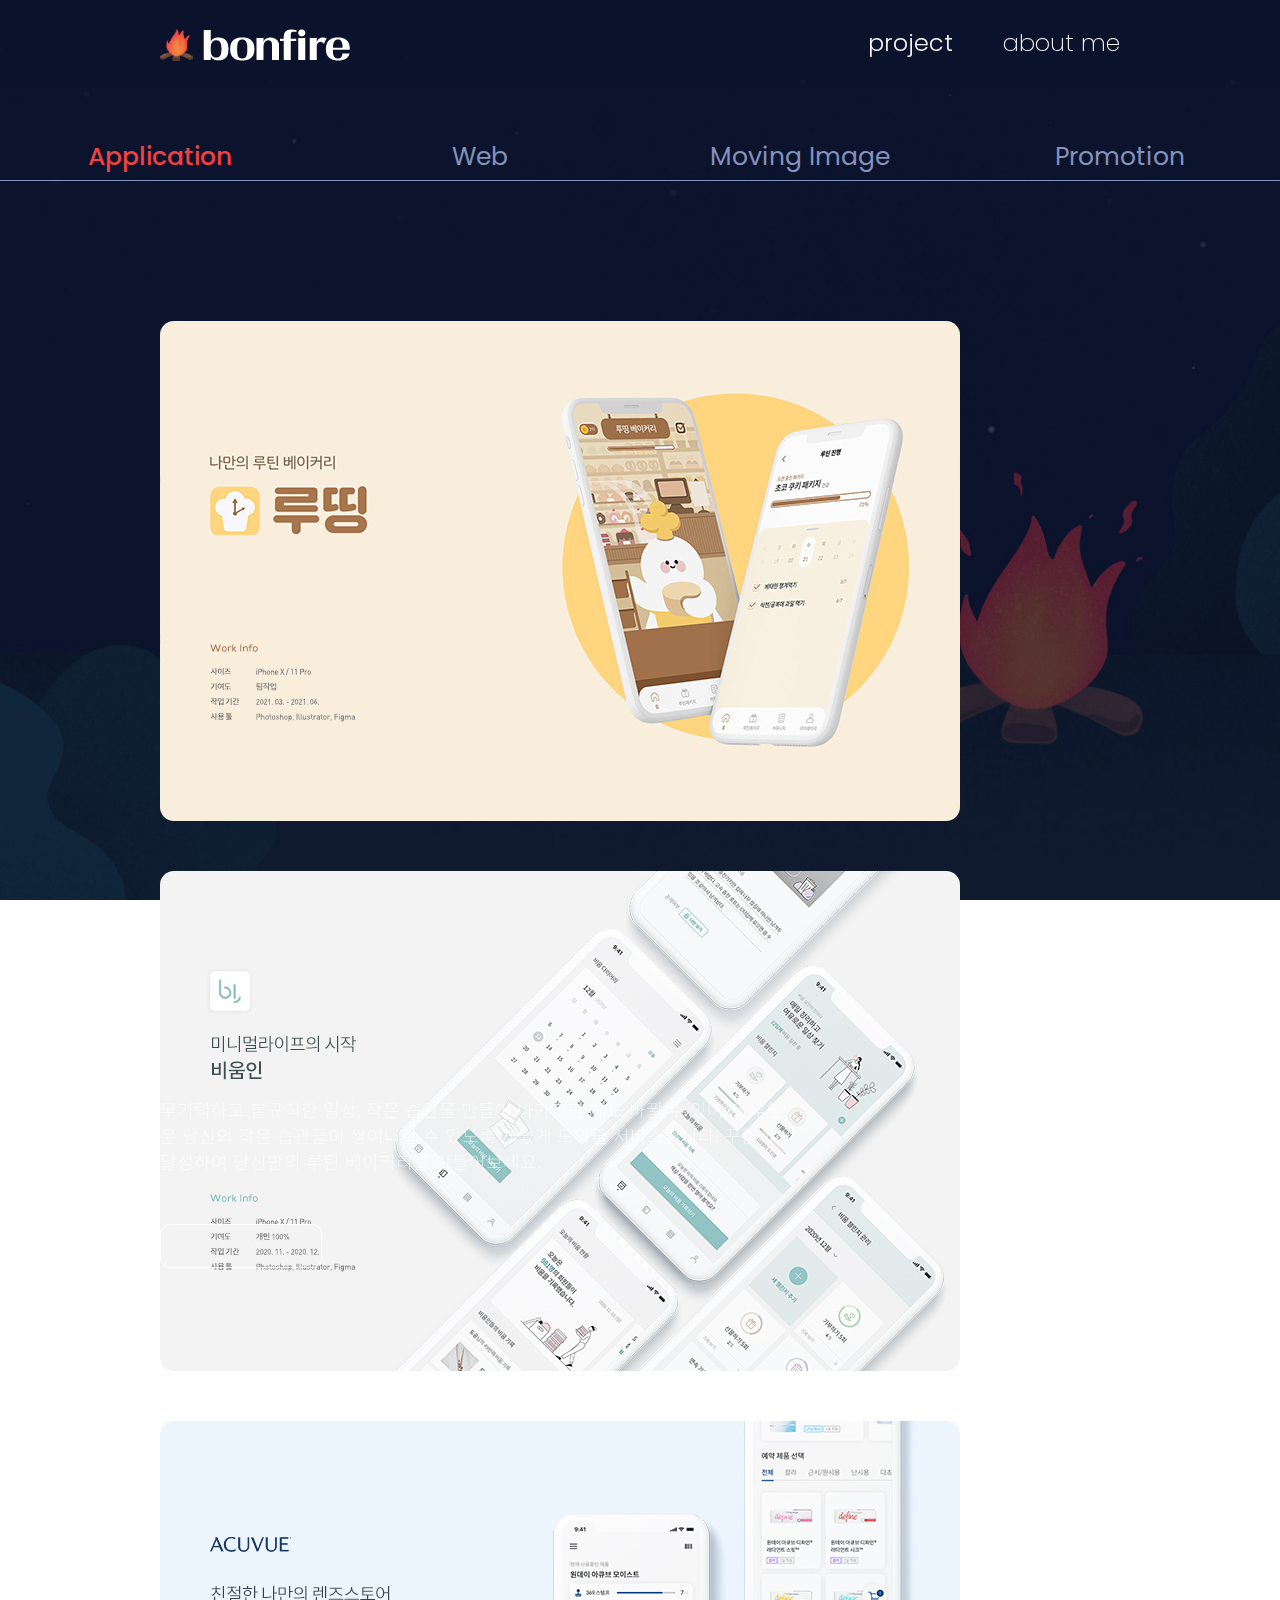
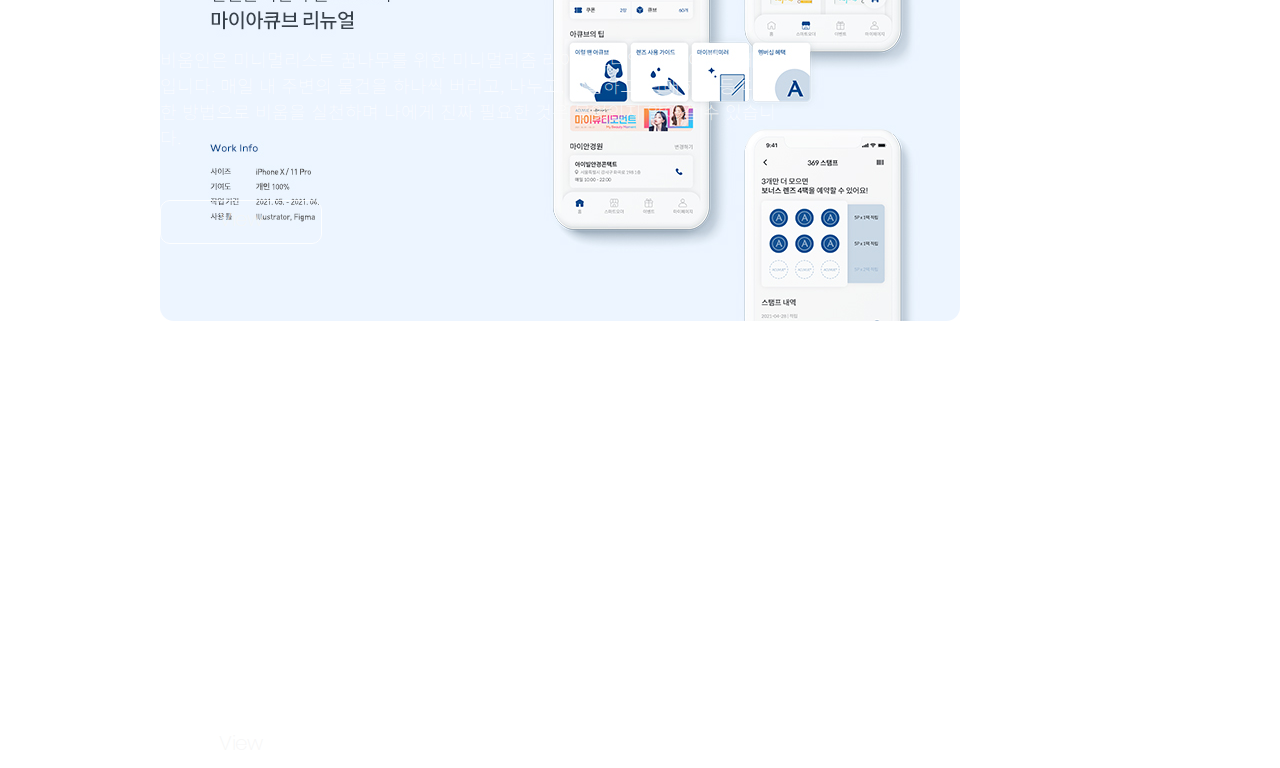
<file: project_1.html>
<!DOCTYPE html><!-- 21961015 김선경 -->
<html lang="ko" dir="ltr">
  <head>
    <meta charset="utf-8">
    <title>앱 디자인 | 21961015 김선경 포트폴리오</title>
    <link rel="stylesheet" type="text/css" href="./css/style.css">
    <link rel="stylesheet" type="text/css" href="./css/header.css">
    <link rel="stylesheet" type="text/css" href="./css/bg_2.css">
  <style>
  </style>
  </head>
  <body>
    <header>
      <div class="logo">
        <a href="./index.html"><img src="./img/logo.png"/></a>
      </div>
      <div class="header_menu">
        <ul>
          <li><a href="./project_1.html"><span class="selected">project</span></a></li>
          <li><a href="./aboutme.html">about me</a></li>
        </ul>
      </div>
    </header>

    <div class="clear"></div>

    <div id="sub">
      <div id="sub_menu">
        <ul>
          <li><a href="./project_1.html"><span class="selected2">Application</span></a></li>
          <li><a href="./project_2.html">Web</a></li>
          <li><a href="./project_3.html">Moving Image</a></li>
          <li><a href="./project_4.html">Promotion</a></li>
          <li><a href="./project_5.html">Poster</a></li>
        </ul>
      </div>
    </div>

    <main id=contents>
      <img src="./img/루띵.jpg" align="left">
      <section>
        <h5>Application Design 01</h5>
        <h2>나만의 루틴 베이커리, 루띵</h2>
        <h4>작업기간</h3>
        <h3>2021. 03. ~ 2021. 06.</h3>
        <p>무기력하고 불규칙한 일상, 작은 습관을 만들어 나가기만 해도 바뀔 수 있어요.
        루띵은 당신의 작은 습관들이 쌓여나갈 수 있도록 재밌게 도와줄 서비스입니다.
        꾸준히 달성하여 당신만의 루틴 베이커리를 만들어보세요.</p>
        <p class="view_btn"><a href="#">View</a></p>
      </section>
    </main>

    <main id=contents>
      <img src="./img/비움인.jpg" align="left">
      <section>
        <h5>Application Design 02</h5>
        <h2>미니멀라이프의 시작, 비움인</h2>
        <h4>작업기간</h3>
        <h3>2020. 11. ~ 2020. 12.</h3>
        <p>비움인은 미니멀리스트 꿈나무를 위한 미니멀리즘 라이프스타일 실천 어플리케이션입니다.
          매일 내 주변의 물건을 하나씩 버리고, 나누고, 선물하고, 판매하는 등 다양한 방법으로 비움을 실천하며
          나에게 진짜 필요한 것은 무엇인지 알아갈 수 있습니다.</p>
        <p class="view_btn"><a href="#">View</a></p>
      </section>
    </main>

    <main id=contents>
      <img src="./img/마이아큐브.jpg" align="left">
      <section>
        <h5>Application Renewal 03</h5>
        <h2><small>친절한 나만의 렌즈스토어, 마이아큐브</small></h2>
        <h4>작업기간</h3>
        <h3>2021. 05. ~ 2021. 06.</h3>
        <p>멤버십부터 스마트 오더, 가상 렌즈 착용 기능까지 제공하는데, 왜 불편할까?
        모든 기능을 더욱 효율적으로 구성하고 아큐브의 정체성을 디자인에 담아
        사용자가 렌즈를 구매할 때 더욱 편리하게 이용하기를 바라며 리뉴얼을 진행했습니다.</p>
        <p class="view_btn"><a href="#">View</a></p>
      </section>
    </main>
  </body>
</html>
</file>
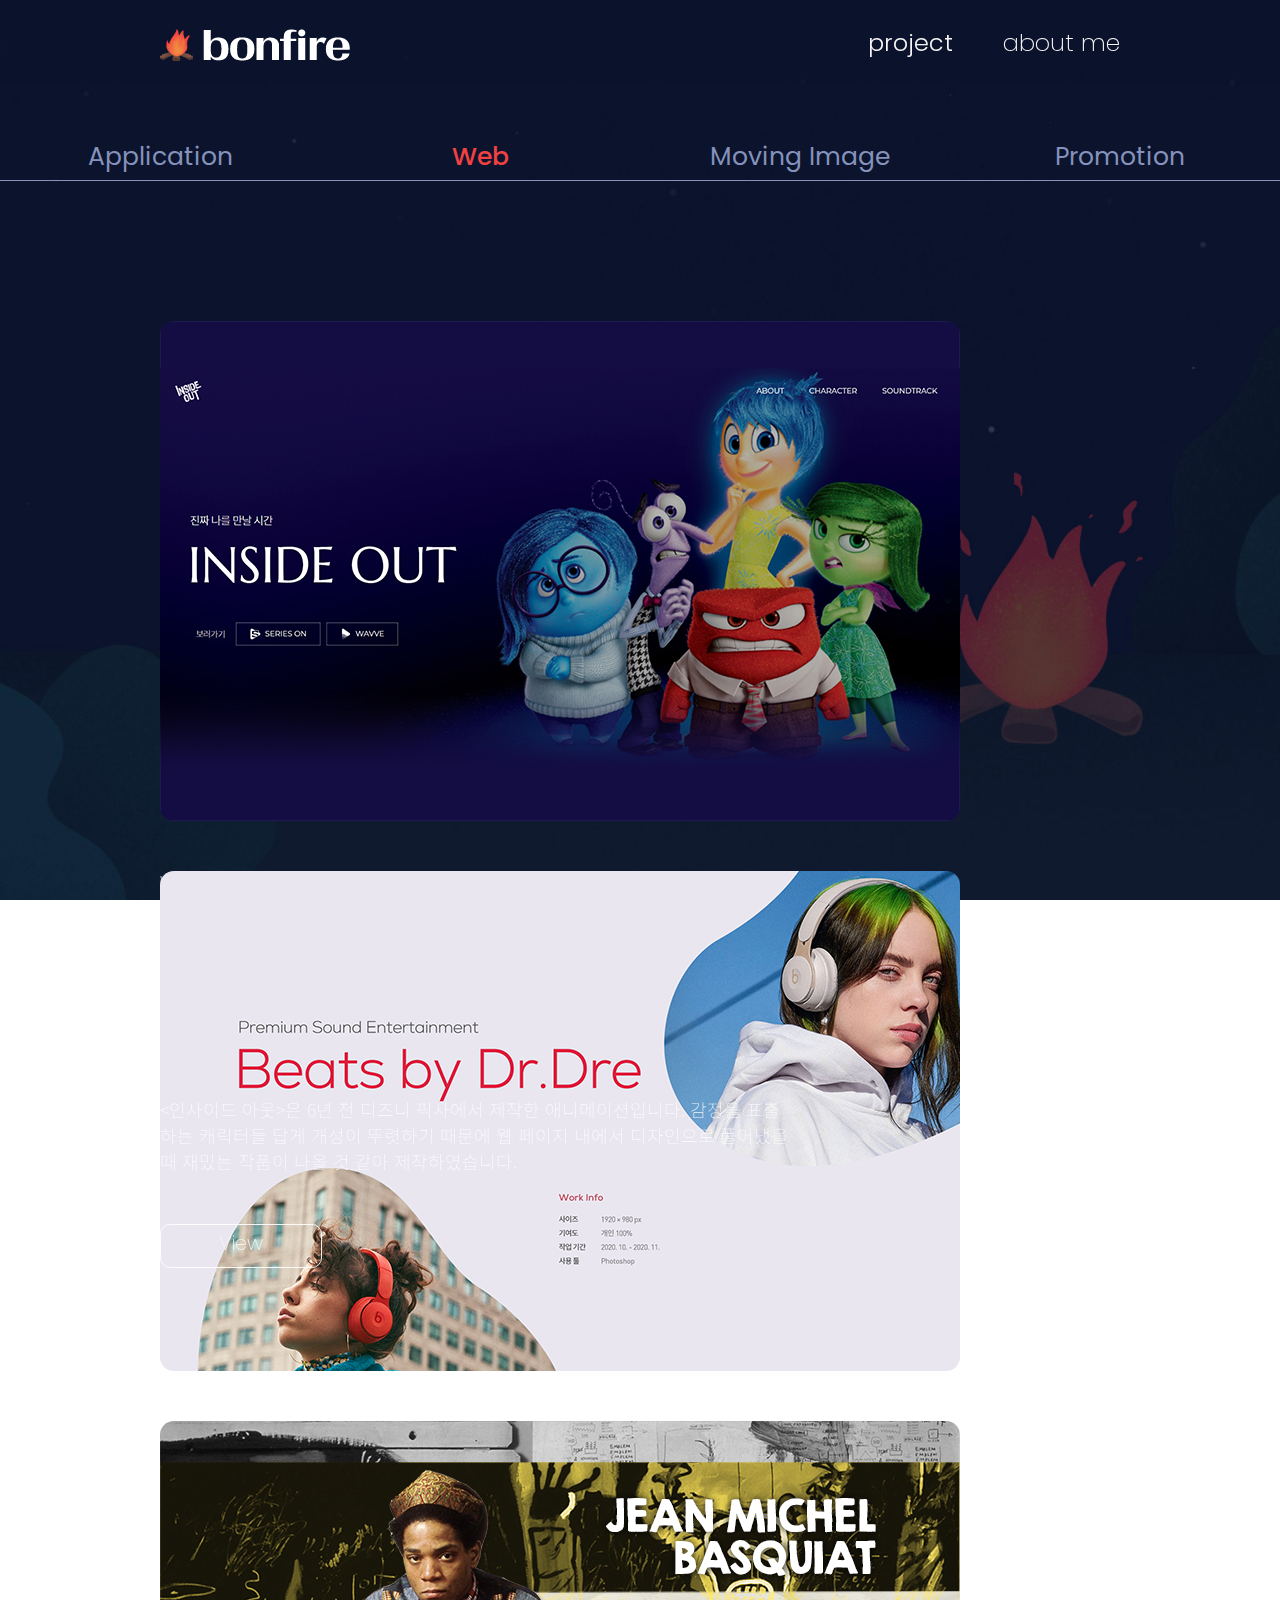
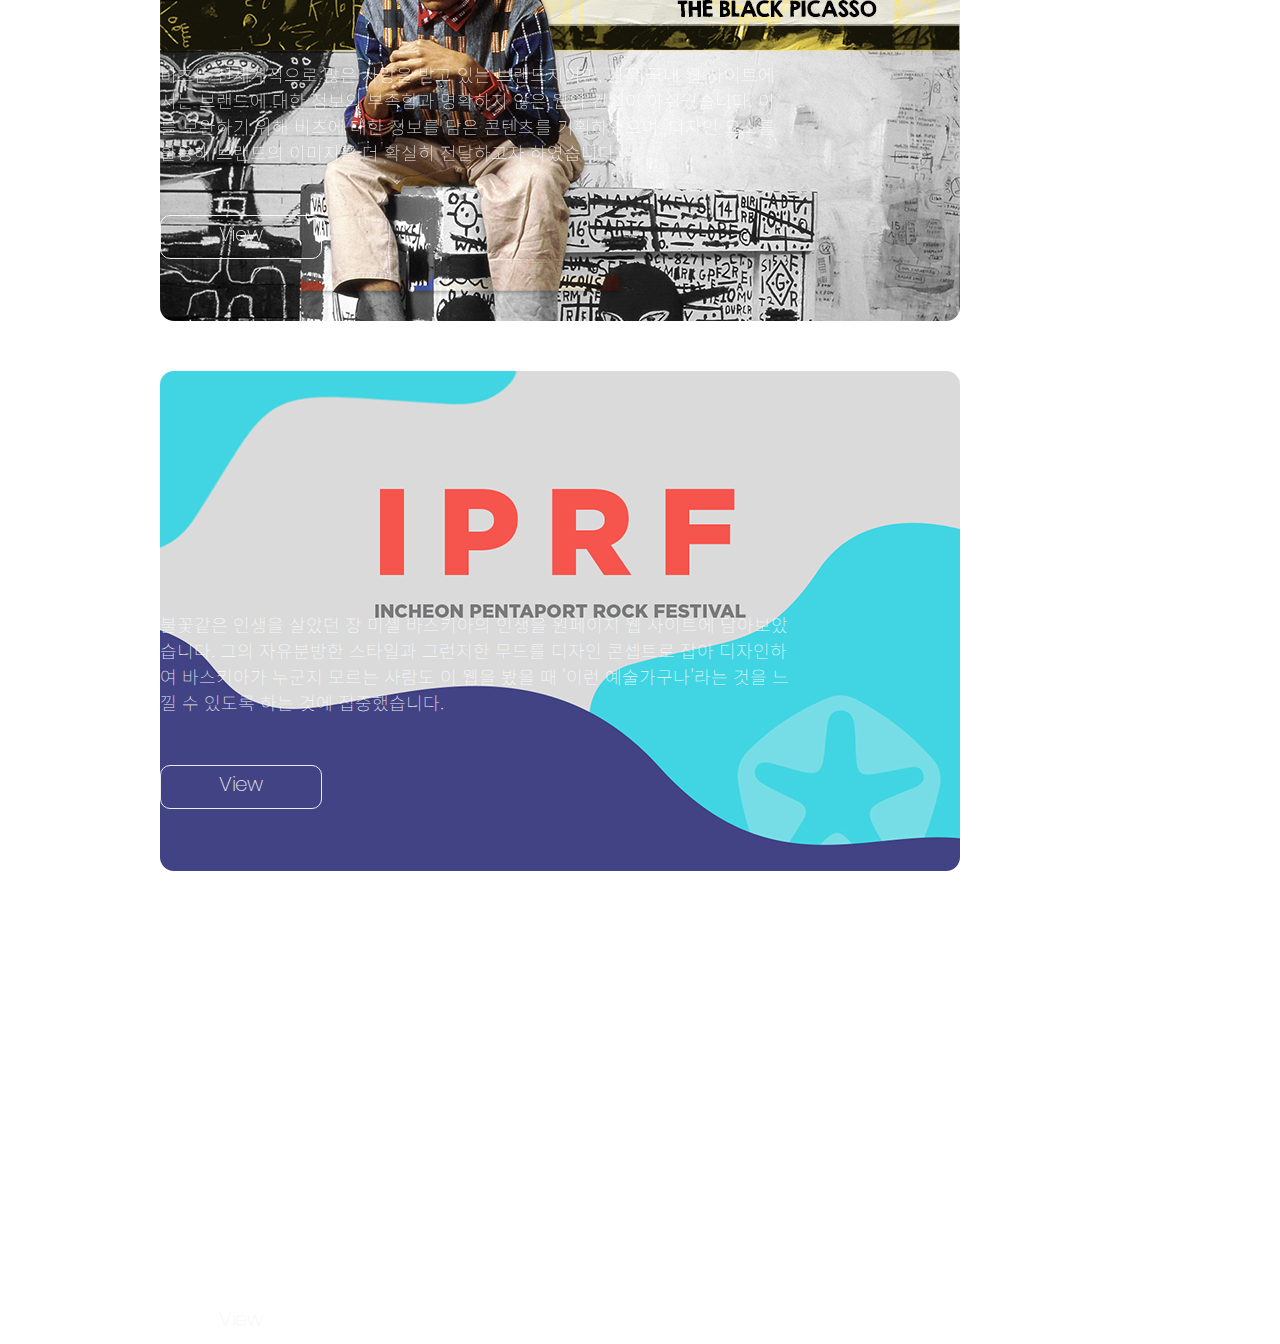
<file: project_2.html>
<!DOCTYPE html><!-- 21961015 김선경 -->
<html lang="ko" dir="ltr">
  <head>
    <meta charset="utf-8">
    <title>웹 디자인 | 21961015 김선경 포트폴리오</title>
    <link rel="stylesheet" type="text/css" href="./css/style.css">
    <link rel="stylesheet" type="text/css" href="./css/header.css">
    <link rel="stylesheet" type="text/css" href="./css/bg_2.css">
  <style>
  </style>
  </head>
  <body>
    <header>
      <div class="logo">
        <a href="./index.html"><img src="./img/logo.png"/></a>
      </div>
      <div class="header_menu">
        <ul>
          <li><a href="./project_1.html"><span class="selected">project</span></a></li>
          <li><a href="./aboutme.html">about me</a></li>
        </ul>
      </div>
    </header>

    <div class="clear"></div>

    <div id="sub">
      <div id="sub_menu">
        <ul>
          <li><a href="./project_1.html">Application</span></a></li>
          <li><a href="./project_2.html"><span class="selected2">Web</span></a></li>
          <li><a href="./project_3.html">Moving Image</a></li>
          <li><a href="./project_4.html">Promotion</a></li>
          <li><a href="./project_5.html">Poster</a></li>
        </ul>
      </div>
    </div>

    <main id=contents>
      <img src="./img/인사이드아웃.jpg" align="left">
      <section>
        <h5>Web Publishing 01</h5>
        <h2>인사이드 아웃</h2>
        <h4>작업</h3>
        <h3 class="ls">웹표준퍼블리싱</h3>
        <p><인사이드 아웃>은 6년 전 디즈니 픽사에서 제작한 애니메이션입니다.
          감정을 표출하는 캐릭터들 답게 개성이 뚜렷하기 때문에 웹 페이지 내에서
          디자인으로 풀어냈을 때 재밌는 작품이 나올 것 같아 제작하였습니다.</p>
        <p class="view_btn"><a href="https://seonkyung.github.io/seeonkyung.github.io/">View</a></p>
      </section>
    </main>

    <main id=contents>
      <img src="./img/비츠.jpg" align="left">
      <section>
        <h5>Web Renewal 02</h5>
        <h2><span class="eng">Beats By Dr.Dre</span></h2>
        <h4>작업기간</h3>
        <h3>2020. 10. ~ 2020. 11.</h3>
        <p>비츠는 전세계적으로 많은 사랑을 받고 있는 브랜드지이만, 정작 국내 웹 사이트에서는
          브랜드에 대한 정보의 부족함과 명확하지 않은 웹의 컨셉이 아쉬웠습니다.
          이를 보완하기 위해 비츠에 대한 정보를 담은 콘텐츠를 기획하였으며, 디자인 요소를
          활용해 브랜드의 이미지를 더 확실히 전달하고자 하였습니다.</p>
        <p class="view_btn"><a href="#">View</a></p>
      </section>
    </main>

    <main id=contents>
      <img src="./img/바스키아.jpg" align="left">
      <section>
        <h5>Web Design 03</h5>
        <h2><span class="eng">Jean Michel Basquiat</span></h2>
        <h4>작업기간</h3>
        <h3>2019. 09. ~ 2019. 10.</h3>
        <p>불꽃같은 인생을 살았던 장 미셸 바스키아의 인생을 원페이지 웹 사이트에 담아보았습니다.
        그의 자유분방한 스타일과 그런지한 무드를 디자인 콘셉트로 잡아 디자인하여
        바스키아가 누군지 모르는 사람도 이 웹을 봤을 때 '이런 예술가구나'라는 것을
        느낄 수 있도록 하는 것에 집중했습니다.
        </p>
        <p class="view_btn"><a href="#">View</a></p>
      </section>
    </main>

    <main id=contents>
      <img src="./img/IPRF.jpg" align="left">
      <section>
        <h5>Web Design 04</h5>
        <h2>인천 펜타포트 락 페스티벌</h2>
        <h4>작업기간</h3>
        <h3>2019. 11. ~ 2019. 12.</h3>
        <p>페스티벌은 일회성이라지만 오랜 역사를 지닌 페스티벌인 만큼, 기존의 평범한 홍보페이지같은
        웹을 트렌디하게 리뉴얼해보았습니다. 부족한 아이덴티티를 발견하기 위해 간단하게나마 브랜딩을
        진행하였고 마이크로 인터랙션을 곳곳에 넣어 Playful한 페스티벌의 이미지를 전달하고자 하였습니다.</p>
        <p class="view_btn"><a href="#">View</a></p>
      </section>
    </main>
  </body>
</html>
</file>
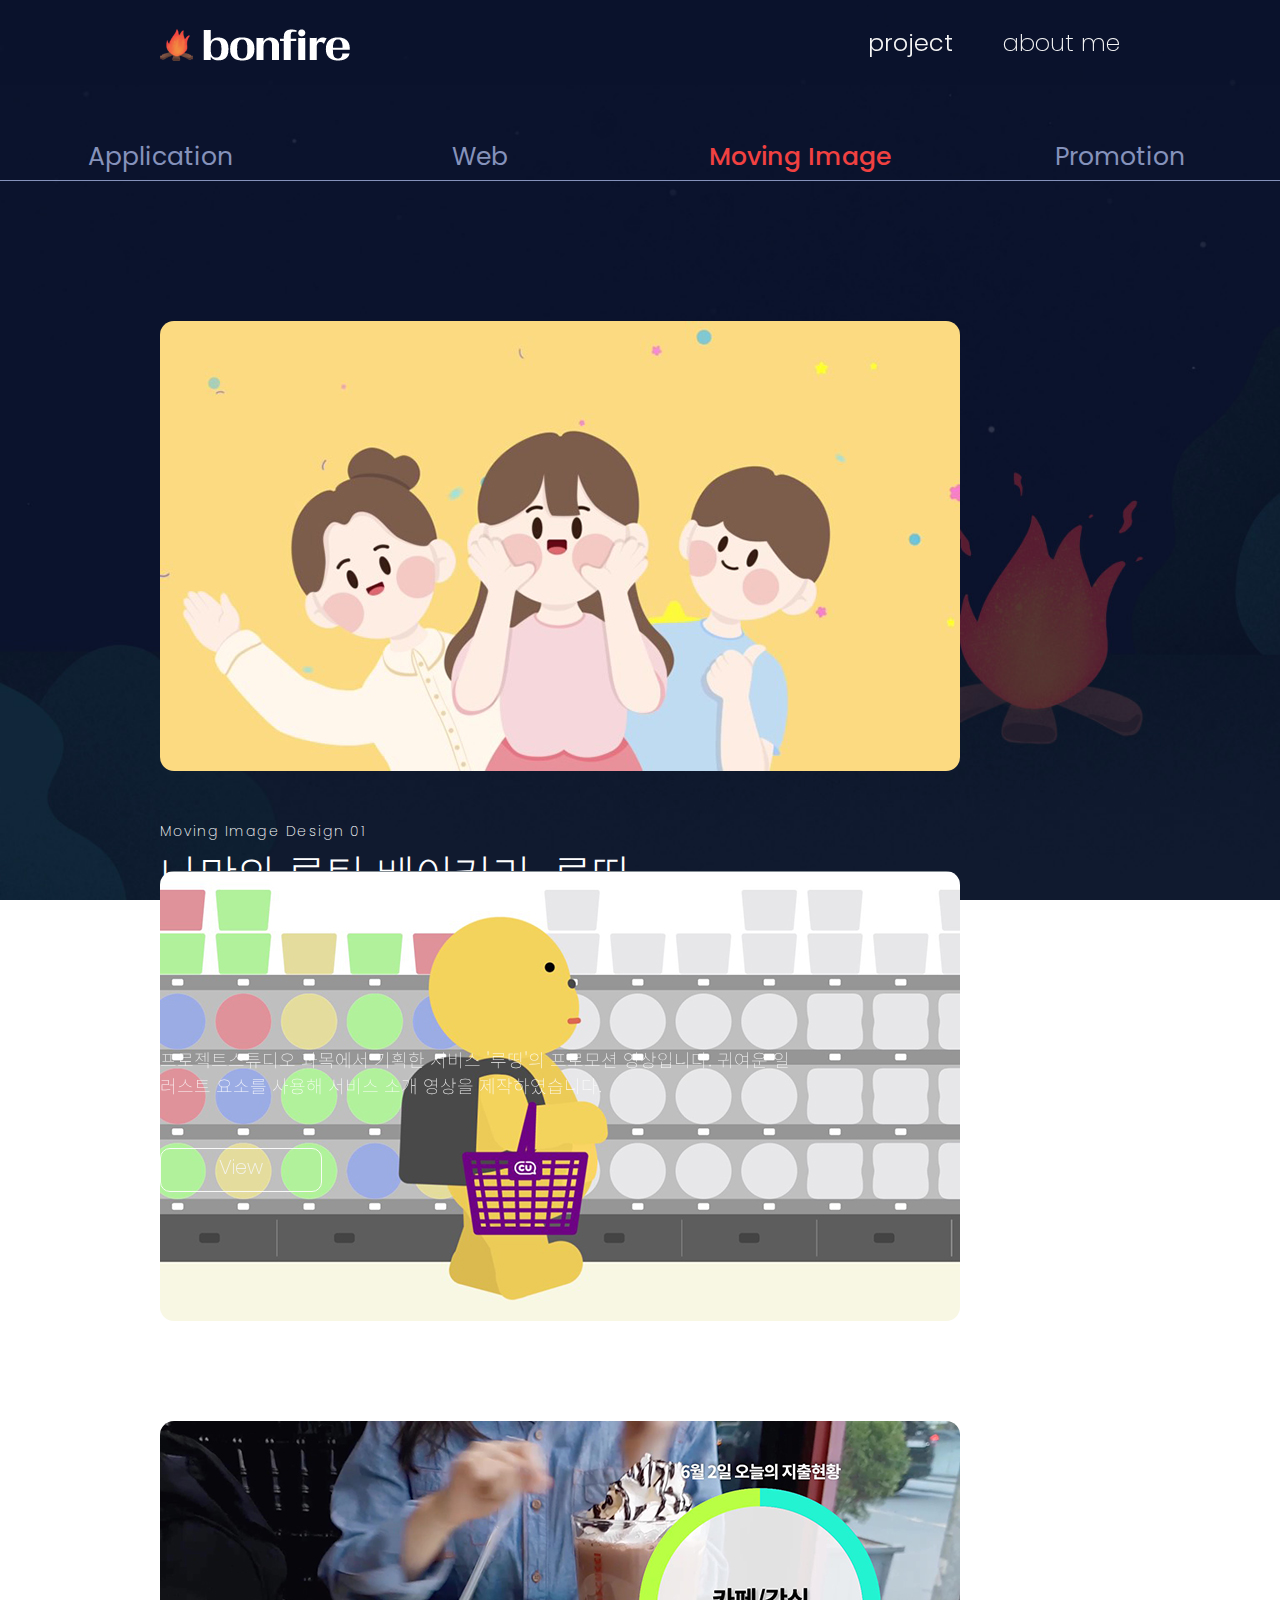
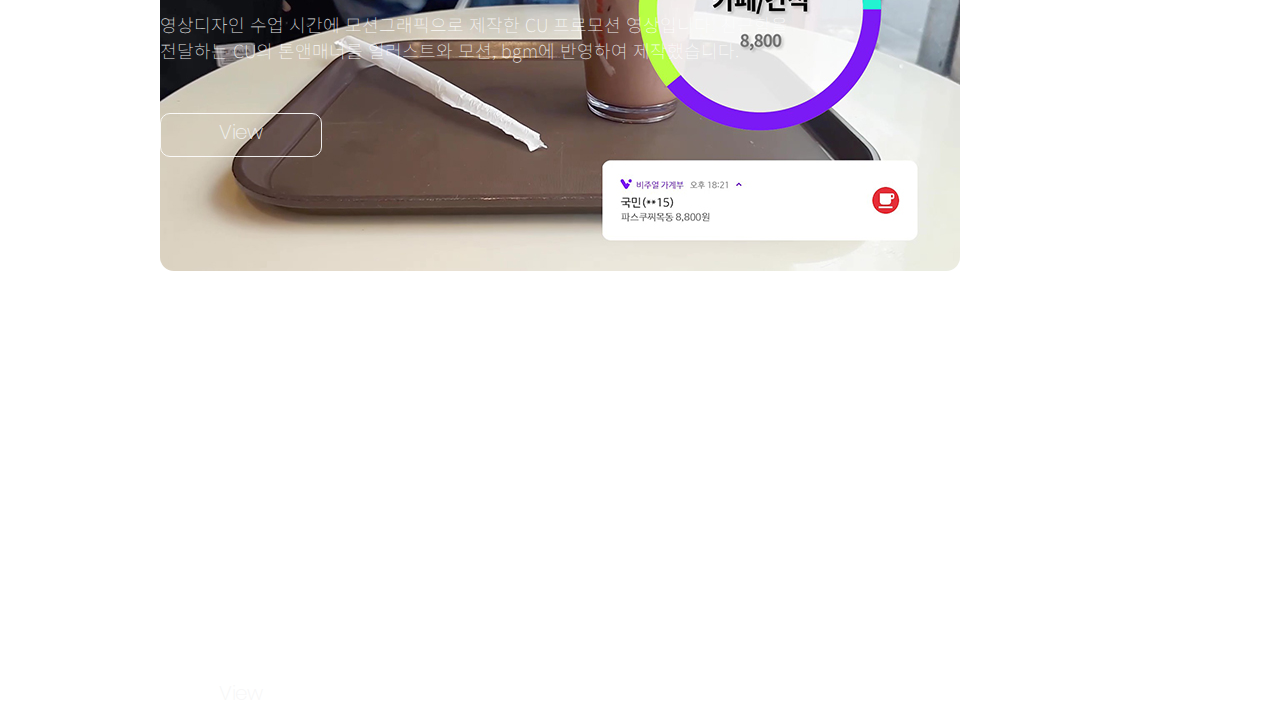
<file: project_3.html>
<!DOCTYPE html><!-- 21961015 김선경 -->
<html lang="ko" dir="ltr">
  <head>
    <meta charset="utf-8">
    <title>영상 디자인 | 21961015 김선경 포트폴리오</title>
    <link rel="stylesheet" type="text/css" href="./css/style.css">
    <link rel="stylesheet" type="text/css" href="./css/header.css">
    <link rel="stylesheet" type="text/css" href="./css/bg_2.css">
  <style>
  </style>
  </head>
  <body>
    <header>
      <div class="logo">
        <a href="./index.html"><img src="./img/logo.png"/></a>
      </div>
      <div class="header_menu">
        <ul>
          <li><a href="./project_1.html"><span class="selected">project</span></a></li>
          <li><a href="./aboutme.html">about me</a></li>
        </ul>
      </div>
    </header>

    <div class="clear"></div>

    <div id="sub">
      <div id="sub_menu">
        <ul>
          <li><a href="./project_1.html">Application</span></a></li>
          <li><a href="./project_2.html">Web</a></li>
          <li><a href="./project_3.html"><span class="selected2">Moving Image</span></a></li>
          <li><a href="./project_4.html">Promotion</a></li>
          <li><a href="./project_5.html">Poster</a></li>
        </ul>
      </div>
    </div>

    <main id=contents>
      <img src="./img/루띵2.jpg" align="left">
      <section>
        <h5>Moving Image Design 01</h5>
        <h2>나만의 루틴 베이커리, 루띵</h2>
        <h4>작업기간</h3>
        <h3>2021. 05. ~ 2021. 06.</h3>
        <p>프로젝트스튜디오 과목에서 기획한 서비스 '루띵'의 프로모션 영상입니다.
          귀여운 일러스트 요소를 사용해 서비스 소개 영상을 제작하였습니다.</p>
        <p class="view_btn"><a href="#">View</a></p>
      </section>
    </main>

    <main id=contents>
      <img src="./img/CU.jpg">
      <section>
        <h5>Moving Image Design 02</h5>
        <h2>일상을 <span class="eng">Refresh, CU</span></h2>
        <h4>작업기간</h3>
        <h3>2019. 09. ~ 2019. 10.</h3>
        <p>영상디자인 수업 시간에 모션그래픽으로 제작한 CU 프로모션 영상입니다.
           친근함을 전달하는 CU의 톤앤매너를 일러스트와 모션, bgm에 반영하여 제작했습니다.
        </p>
        <p class="view_btn"><a href="https://vimeo.com/368136017">View</a></p>
      </section>
    </main>

    <main id=contents>
      <img src="./img/비주얼가계부.jpg" align="left">
      <section>
        <h5>Moving Image Design 03</h5>
        <h2><small>한눈에 보는 나의 소비 이야기, 비주얼가계부</small></h2>
        <h4>작업기간</h3>
        <h3>2019. 05. ~ 2019. 06.</h3>
        <p>기초영상 수업 시간에 제작한 비주얼가계부 어플 프로모션 영상입니다.
          '나만의 머니 매니저'라는 슬로건을 '한눈에 보는 나의 소비 이야기'로 바꾸어
          일상적인 장면을 연출해 편하게 쓸 수 있는 기능을 강조했습니다.</p>
        <p class="view_btn"><a href="#">View</a></p>
      </section>
    </main>
  </body>
</html>
</file>
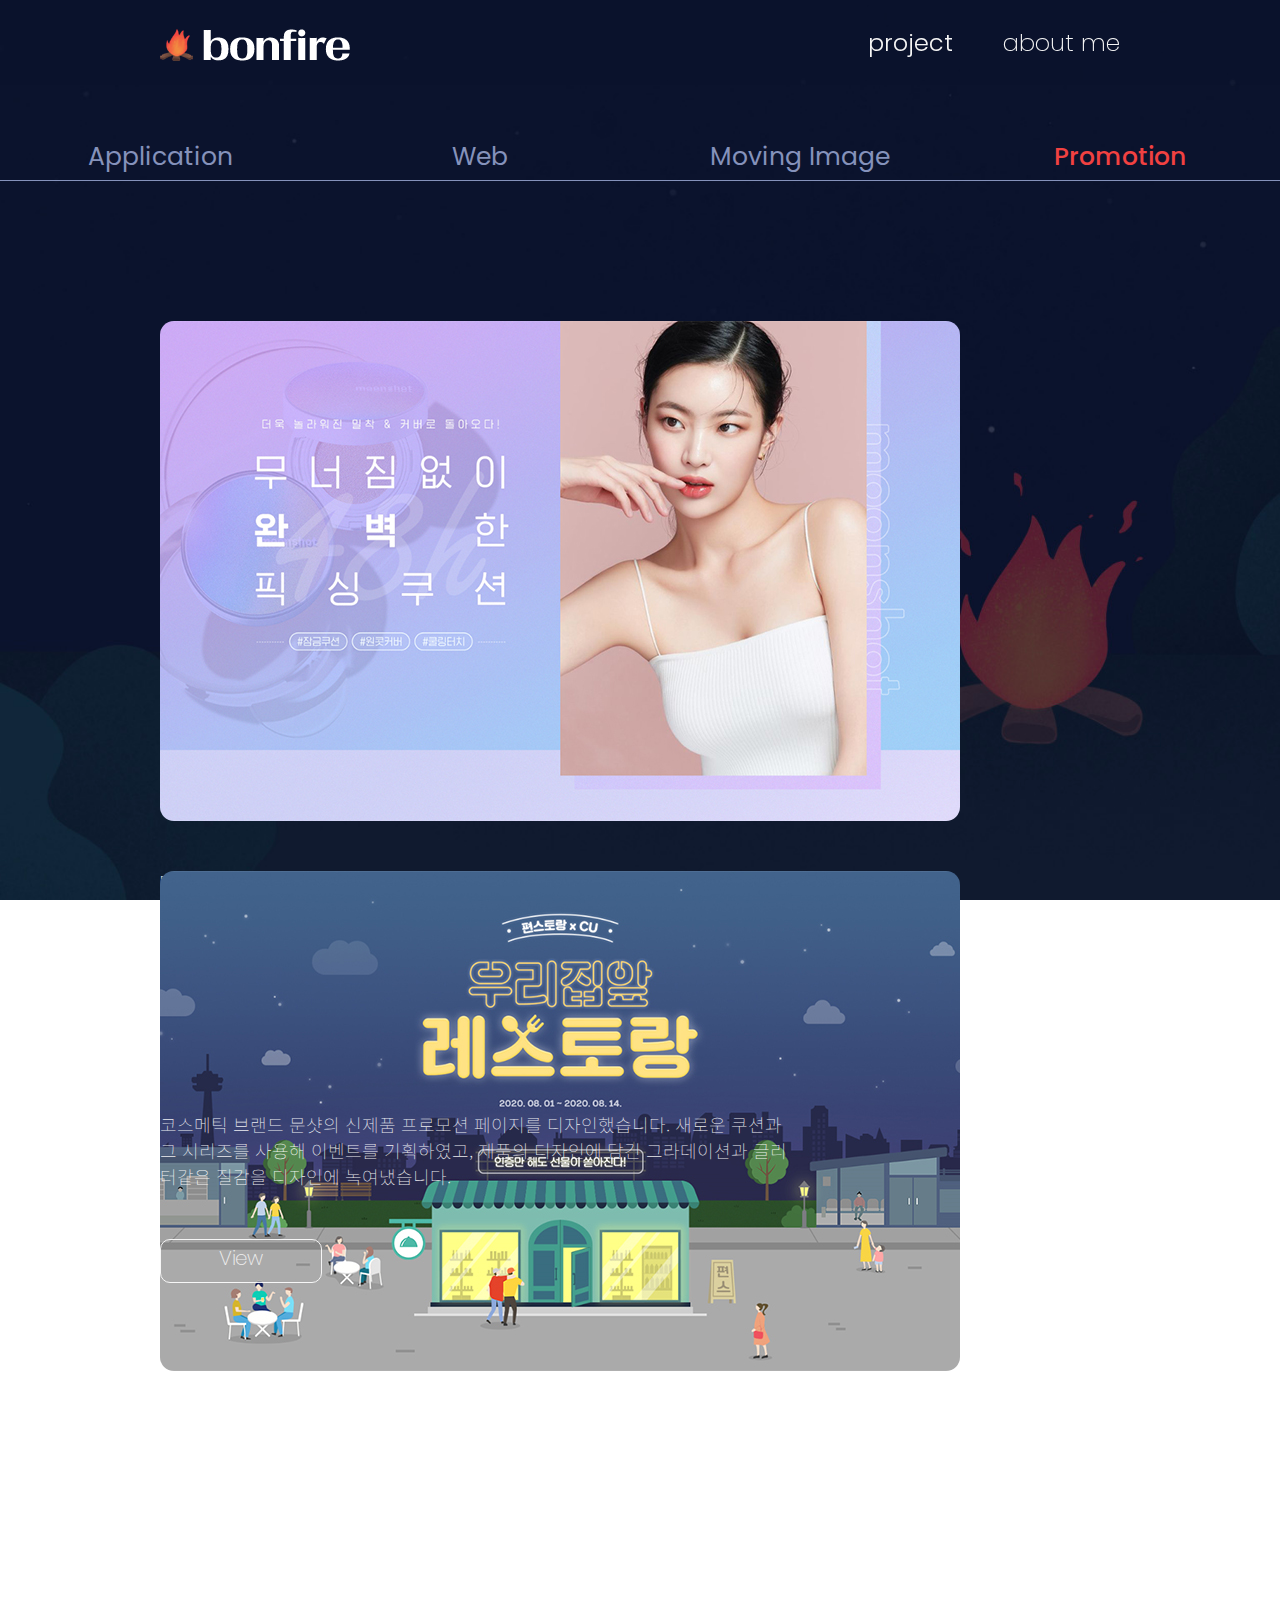
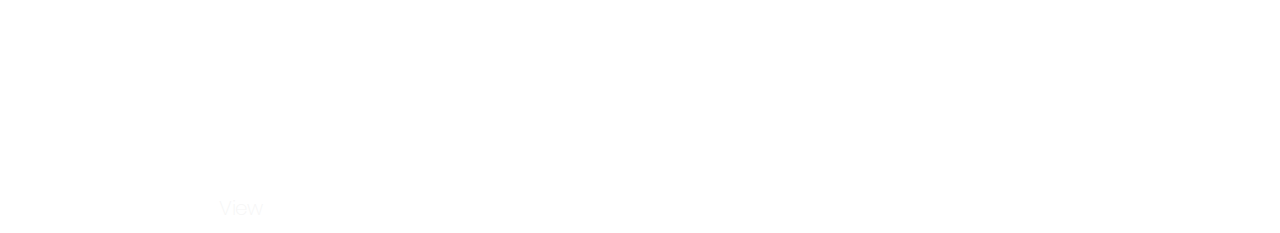
<file: project_4.html>
<!DOCTYPE html><!-- 21961015 김선경 -->
<html lang="ko" dir="ltr">
  <head>
    <meta charset="utf-8">
    <title>프로모션 디자인 | 21961015 김선경 포트폴리오</title>
    <link rel="stylesheet" type="text/css" href="./css/style.css">
    <link rel="stylesheet" type="text/css" href="./css/header.css">
    <link rel="stylesheet" type="text/css" href="./css/bg_2.css">
  <style>
  </style>
  </head>
  <body>
    <header>
      <div class="logo">
        <a href="./index.html"><img src="./img/logo.png"/></a>
      </div>
      <div class="header_menu">
        <ul>
          <li><a href="./project_1.html"><span class="selected">project</span></a></li>
          <li><a href="./aboutme.html">about me</a></li>
        </ul>
      </div>
    </header>

    <div class="clear"></div>

    <div id="sub">
      <div id="sub_menu">
        <ul>
          <li><a href="./project_1.html">Application</span></a></li>
          <li><a href="./project_2.html">Web</a></li>
          <li><a href="./project_3.html">Moving Image</a></li>
          <li><a href="./project_4.html"><span class="selected2">Promotion</span></a></li>
          <li><a href="./project_5.html">Poster</a></li>
        </ul>
      </div>
    </div>

    <main id=contents>
      <img src="./img/문샷.jpg" align="left">
      <section>
        <h5>Promotion Design 01</h5>
        <h2><span class="eng">Moonshot</span> 픽싱 쿠션</h2>
        <h4>작업기간</h3>
        <h3>2021. 08. ~ 2021. 09.</h3>
        <p>코스메틱 브랜드 문샷의 신제품 프로모션 페이지를 디자인했습니다.
        새로운 쿠션과 그 시리즈를 사용해 이벤트를 기획하였고, 제품의 디자인에 담긴
        그라데이션과 글리터같은 질감을 디자인에 녹여냈습니다.</p>
        <p class="view_btn"><a href="#">View</a></p>
      </section>
    </main>

    <main id=contents>
      <img src="./img/편스토랑.jpg">
      <section>
        <h5>Promotion Design 02</h5>
        <h2><small>우리집앞 레스토랑 (편스토랑 X 포켓 <span class="eng"><small>CU</small></span>)</small></h2>
        <h4>작업기간</h3>
        <h3>2019. 07. ~ 2019. 08.</h3>
        <p>KBS2에서 방영하는 편스토랑은 2주마다 신제품을 CU에 출시합니다. 이 점을 활용하여
          새 이벤트를 기획하였고, 우리집앞 레스토랑이라는 타이틀이 느껴질 수 있는 일러스트를
          그려넣어 프로모션을 제작하였습니다.
        </p>
        <p class="view_btn"><a href="#">View</a></p>
      </section>
    </main>
  </body>
</html>
</file>
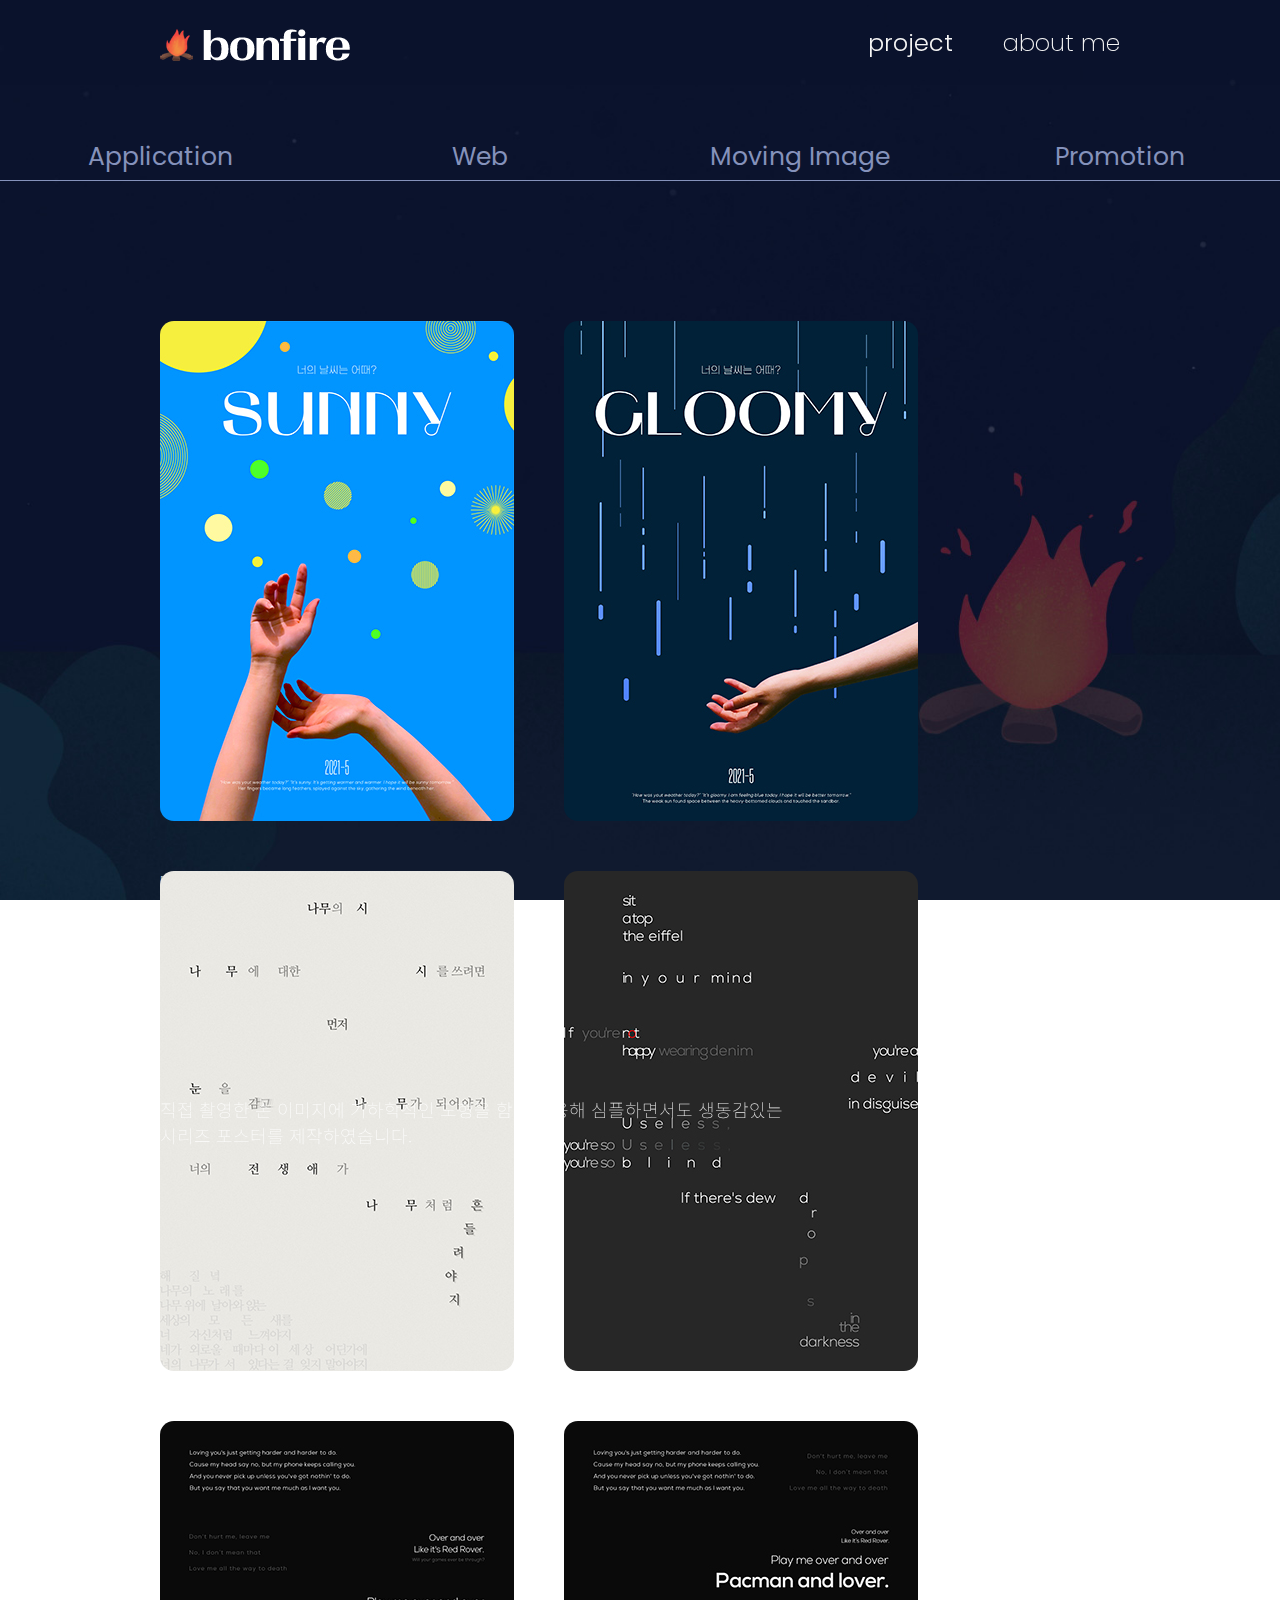
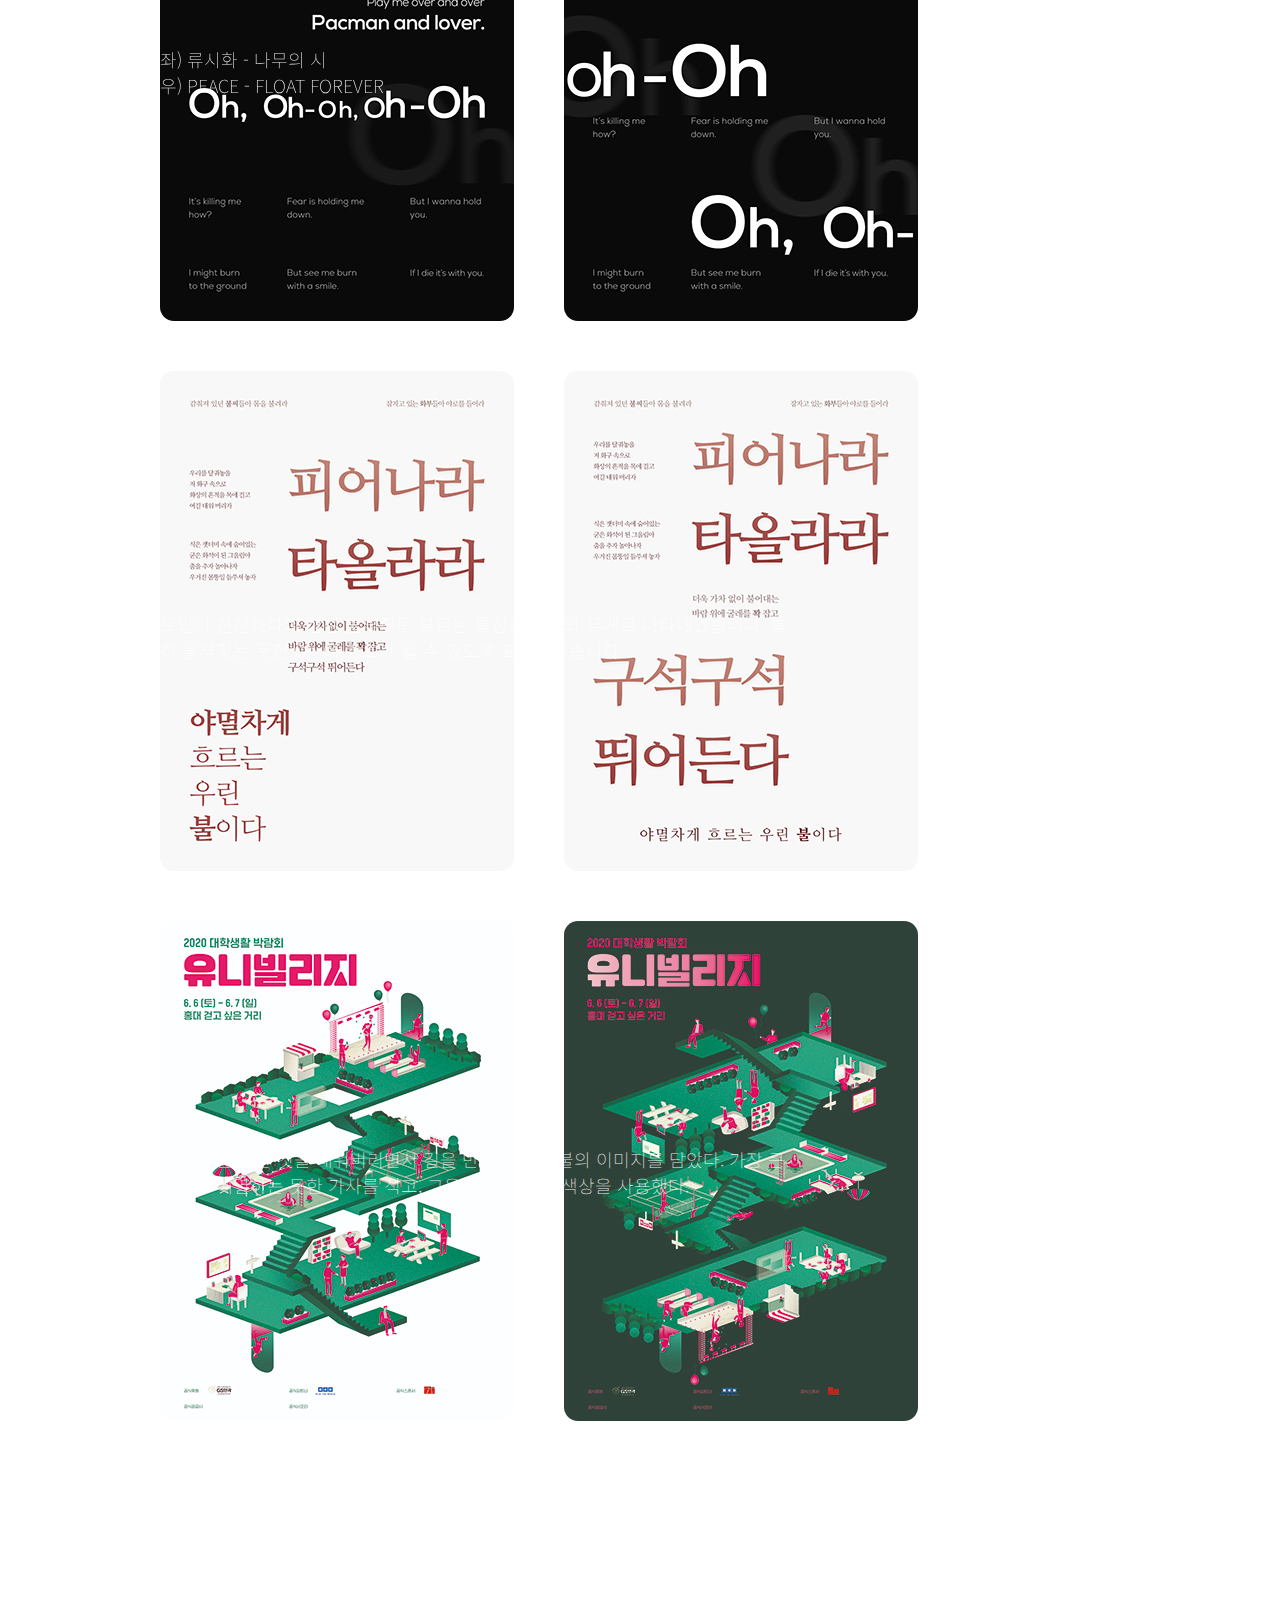
<file: project_5.html>
<!DOCTYPE html><!-- 21961015 김선경 -->
<html lang="ko" dir="ltr">
  <head>
    <meta charset="utf-8">
    <title>포스터 디자인 | 21961015 김선경 포트폴리오</title>
    <link rel="stylesheet" type="text/css" href="./css/style.css">
    <link rel="stylesheet" type="text/css" href="./css/header.css">
    <link rel="stylesheet" type="text/css" href="./css/bg_2.css">
  <style>
  </style>
  </head>
  <body>
    <header>
      <div class="logo">
        <a href="./index.html"><img src="./img/logo.png"/></a>
      </div>
      <div class="header_menu">
        <ul>
          <li><a href="./project_1.html"><span class="selected">project</span></a></li>
          <li><a href="./aboutme.html">about me</a></li>
        </ul>
      </div>
    </header>

    <div class="clear"></div>

    <div id="sub">
      <div id="sub_menu">
        <ul>
          <li><a href="./project_1.html">Application</span></a></li>
          <li><a href="./project_2.html">Web</a></li>
          <li><a href="./project_3.html">Moving Image</a></li>
          <li><a href="./project_4.html">Promotion</a></li>
          <li><a href="./project_5.html"><span class="selected2">Poster</span></a></li>
        </ul>
      </div>
    </div>

    <main id=contents>
      <img src="./img/p9.jpg" align="left">
      <img src="./img/p10.jpg" align="left">
      <section>
        <h5>Poster Design 01</h5>
        <h2>너의 날씨는 어때?</h2>
        <h4>작업 구분</h3>
        <h3 class="ls">실사의 위력</h3>
        <p>직접 촬영한 손 이미지에 기하학적인 도형을 함께 사용해 심플하면서도 생동감있는
        시리즈 포스터를 제작하였습니다.</p>
      </section>
    </main>

    <main id=contents>
      <img src="./img/p1.jpg" align="left">
      <img src="./img/p2.jpg" align="left">
      <section>
        <h5>Poster Design 01</h5>
        <h2>자간행간 사이사이</h2>
        <h4>작업</h3>
        <h3 class="ls">비주얼커뮤니케이션</h3>
        <p>좌) 류시화 - 나무의 시<br/>
          우) PEACE - FLOAT FOREVER</p>
      </section>
    </main>

    <main id=contents>
      <img src="./img/p3.jpg" align="left">
      <img src="./img/p4.jpg" align="left">
      <section>
        <h5>Poster Design 02</h5>
        <h2><span class="eng"><small>eaJ - PACMAN</small></span></h2>
        <h4>작업 구분</h3>
        <h3 class="ls">크기와 무게</h3>
        <p>도입이 잔잔하다가 점점 울부짖듯 부르는 특징을 크기와 무게로 나타내었습니다.
        특히 울부짖는 듯한 Oh-에 강조가 될 수 있도록 표현하였습니다.</p>
      </section>
    </main>

    <main id=contents>
      <img src="./img/p5.jpg" align="left">
      <img src="./img/p6.jpg" align="left">
      <section>
        <h5>Poster Design 03</h5>
        <h2>국카스텐 - 푸에고</h2>
        <h4>작업 구분</h3>
        <h3 class="ls">크기와 무게</h3>
        <p>이 노래는 모든 것을 태워버리면서 길을 만드는 강한 불의 이미지를 담았다.
          가장 큰 크기로 예열하는 듯한 가사를 적고, 그을림이 진 듯한 색상을 사용했다.
        </p>
      </section>
    </main>

    <main id=contents>
      <img src="./img/p7.jpg" align="left">
      <img src="./img/p8.jpg" align="left">
      <section>
        <h5>Poster Design 04</h5>
        <h2>2020 유니빌리지</h2>
        <h4>작업 구분</h3>
        <h3 class="ls"> 2020 유니브엑스포 서울 기획단</h3>
        <p>탐색, 발전, 도약이라는 행사 콘셉트를 각 층에 담았으며 아이소메트릭 그리드를 사용해
          더 흥미롭고 신비로운 분위기를 전달할 수 있도록 디자인하였다.
        </p>
      </section>
    </main>
  </body>
</html>
</file>
<file: css/style.css>
/* 21961015 김선경 */

@import url('https://fonts.googleapis.com/css2?family=Noto+Serif+KR:wght@200&display=swap');
@import url('https://fonts.googleapis.com/css2?family=Noto+Sans+KR:wght@100;300;400&display=swap');
@import url('https://fonts.googleapis.com/css2?family=Poppins:wght@100;200;300&display=swap');

*{
  margin: 0;
  padding: 0;
}
body{
  margin: 0;
  padding: 0;
  border-style: none;
}
li{
  list-style-type: none;
}
/* #main{
  width: 100%; height:100%; background-image: url(../img/bg_illust.jpg); position:fixed;
  z-index: -1000; */
}
.clear{
  clear: both;
}
/* 위랑 결과는 같게 나오는데 비교적 복잡함. */
#main_title{
  width: 1800px;
  margin: 0 auto;
  padding: 250px 0 0 0;
  /* border: solid 1px #ff0000; */
}
#main_title p{
  font-family: 'Noto Serif KR', serif;
  letter-spacing: -5px;
  font-size: 70px;
  color: white;
  text-align: left;
  /* border: solid 1px #ff0000; */
  padding: 0 100px 0 100px;
}
#sub_menu{
  padding: 0;
  margin: 140px auto;
  height: 40px;
  /* border: solid 1px #0000ff; */
  border-bottom: 1px solid #8592bb;
  /* position: fixed; */
}

#sub_menu ul{
  width: 1600px;
  margin: auto;
  padding-top: 12px;
  text-align: center;
  font-family: 'Poppins', sans-serif;
  font-size: 25px;
  /* border: solid 1px #ff0000; */
}
#sub_menu li{
  margin: 0 60px;
  display: block;
  float: left;
  list-style-type: none;
  width: 200px;
  height: 30px;
  text-align: center;
}
#sub_menu a{
  float: left;
  line-height: 10px;
  width: 200px;
  height:26px;
  text-decoration: none;
  color: #8592bb;

}
#sub_menu a:hover{
  color: #ffffff;
  font-weight: 300;
  border-bottom: 4px solid #ffffff;
  color:#ffffff;}
#sub_menu a:active{color: #ffffff; font-weight: 300;}

.selected2{font-weight: 500; color: #f14141; }

#contents {
   width: 80%;
   height: 500px;
   float: left;
   margin: 0 160px 0 160px;
   /* border : solid 2px #ff0000; */
   padding-bottom: 50px;
 }
 #contents img{
   margin-right: 50px;
   border-radius: 14px;
   float: left;
 }
 section {
  font-family: 'Noto Sans KR', sans-serif;
  font-weight: 100;
  color: #ffffff;
  float: left;
  width: relative;
  margin: 50px 0 50px 0;
  /* border : solid 2px #00ff00; */
 }
section h2{
  font-family: 'Noto Sans KR', sans-serif;
  font-weight: 300;
  font-size: 42px;
  letter-spacing: -0.4px;
}
section h3{
  font-family: 'Poppins', sans-serif;
  font-weight: 200;
  font-size: 24px;
  letter-spacing: 1.5px;
  margin-top: 4px;
}
section h4{
  font-family: 'Noto Sans KR', sans-serif;
  font-weight: 100;
  font-size: 16px;
  margin-top: 30px;
}
section h5{
  font-family: 'Poppins', sans-serif;
  font-weight: 200;
  font-size: 14px;
  letter-spacing: 1.5px;
}
section p{
  font-family: 'Noto Sans KR', sans-serif;
  font-weight: 100;
  font-size: 18px;
  margin-top: 50px;
  width: 630px;
  opacity: 90%;
}

.eng{
  font-family: 'Poppins', sans-serif;
  font-weight: 200;
  font-size: 50px;
  margin-top: 2px;
}

.ls{
  letter-spacing: -2px;
}

.view_btn{
  font-family: 'Poppins', sans-serif;
  font-weight: 300;
  font-size: 20px;
  width: 160px;
  height: 42px;
  text-align: center;
  line-height: 36px;
  border: solid 1px #ffffff;
  border-radius: 10px;
}

.view_btn a:link{
  color:#f6f6f6; text-decoration: none; font-weight: 200;}
.view_btn a:visited{
  color:#f6f6f6; text-decoration: none; font-weight: 200;}
.view_btn a:hover{
  color:#FFFFFF; font-weight: 300;}
.view_btn a:active{
  color:#FFFFFF; font-weight: 300;}
</file>
<file: css/header.css>
/* 21961015 김선경 */

@import url('https://fonts.googleapis.com/css2?family=Poppins:wght@100;200;300&display=swap');

header{
    float: left;
    margin: 0 auto;
    font-family: 'Poppins', sans-serif;
    font-size: 24px;
    position: fixed;
    top: 0;
    left: 0;
    right: 0;
    height: 60px;
    background-color: rgba( 10, 18, 44, 0.5);
    color: white;
    padding: 15px 160px 10px 160px;
    /* border: solid 1px #ff0000; */

}

/* 로고 */
.logo{
    margin: 0;
    padding: 0;
    float: left;
    /* border: solid 1px #ff0000; */
}
.logo img{
    padding: 10px 0 10px 0;
    vertical-align: middle;
}

/* 메뉴 */
.header_menu{
    float: right;
    margin: 0;
    padding: 0;
}
.header_menu ul li{
    float: left;
    list-style: none;
    line-height: 35px;
    padding: 0;
    margin-left: 50px;
    margin-top: 10px;
    /* border: solid 1px #ff0000; */
}
.header_menu ul li a:link{
    color:#f6f6f6; text-decoration: none; font-weight: 200;}
.header_menu ul li a:visited{
    color:#f6f6f6; text-decoration: none; font-weight: 200;}
.header_menu ul li a:hover{
    color:#ffffff; font-weight: 300;}
.header_menu ul li a:active{
    color:#ffffff; font-weight: 300; text-decoration: none;}

.selected{
  font-weight: 300;
}
</file>
<file: css/bg_2.css>
/* 21961015 김선경 */

body{
  background-image:url("../img/bg_illust2.jpg");
  width: 100%;
  height: 100vh;
  background-repeat: no-repeat;
  background-position: center top;
  background-attachment: fixed;
  background-size: cover;
  background-position: 50% 50%;
  display: inline-block;
}
</file>
